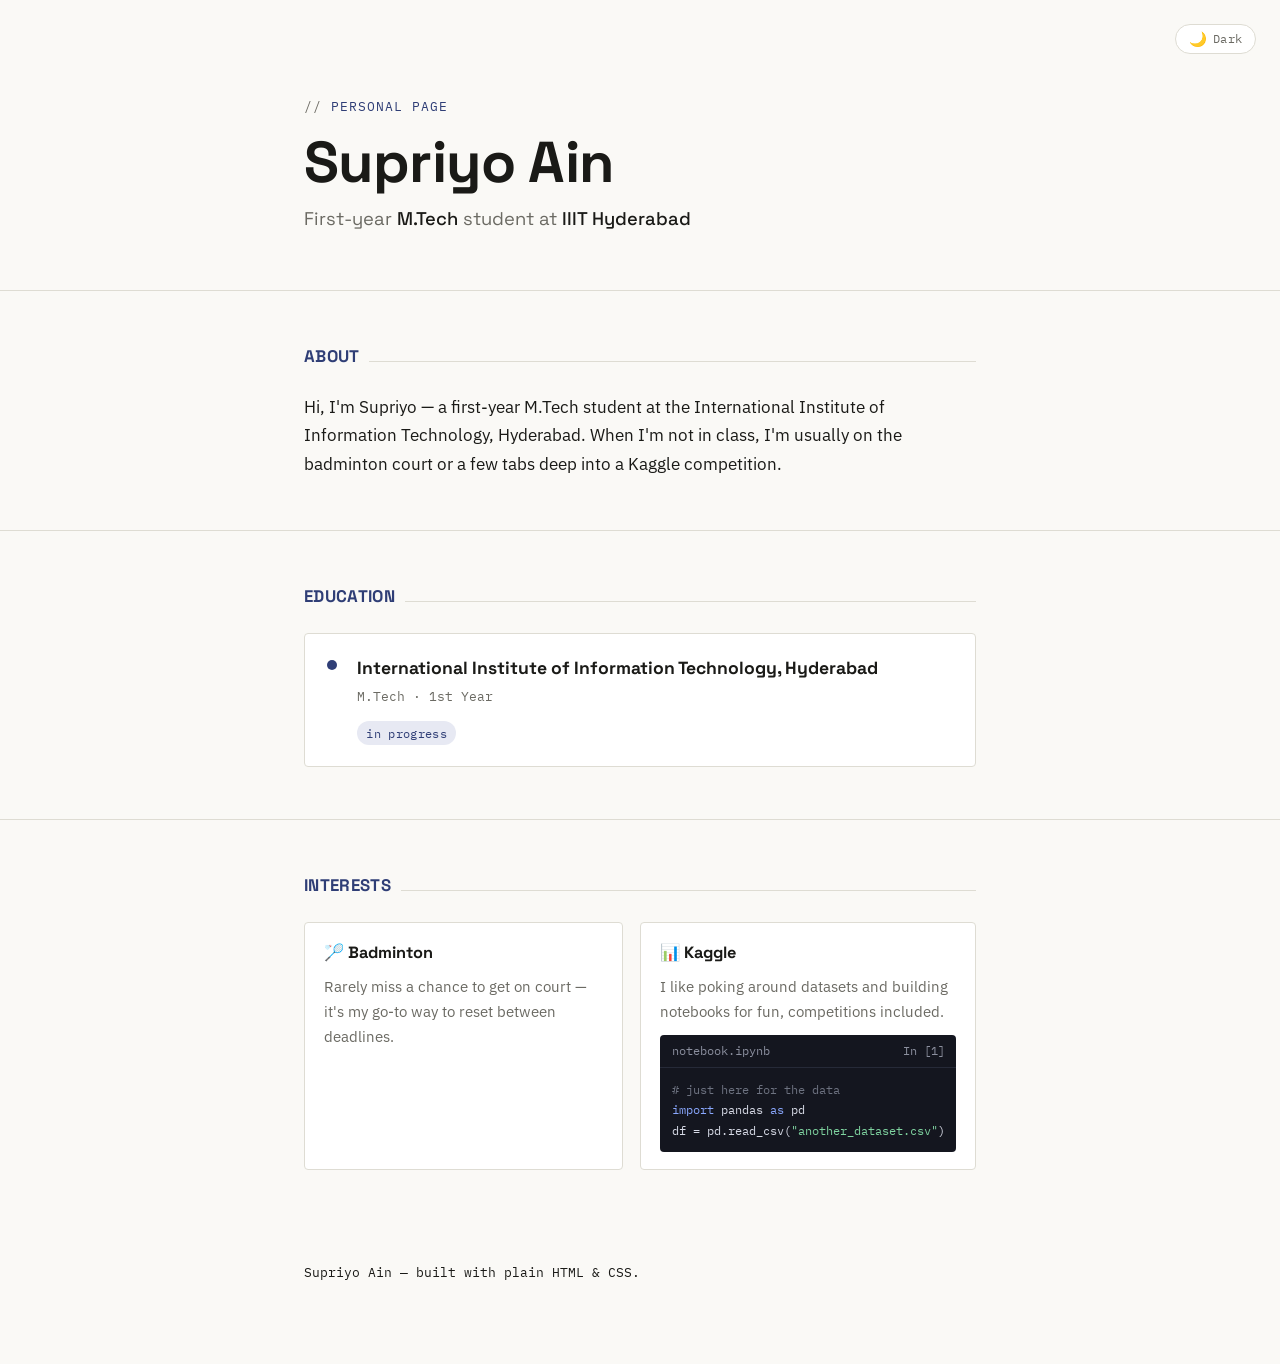
<file: index.html>
<!doctype html>
<html lang="en" data-theme="light">
<head>
<meta charset="utf-8">
<meta name="viewport" content="width=device-width, initial-scale=1">
<title>Supriyo Ain</title>
<meta name="description" content="Personal page of Supriyo Ain, M.Tech student at IIIT Hyderabad.">
<script>
  (function(){
    var saved = localStorage.getItem('theme');
    var theme = saved || (window.matchMedia('(prefers-color-scheme: dark)').matches ? 'dark' : 'light');
    document.documentElement.setAttribute('data-theme', theme);
  })();
</script>
<link rel="preconnect" href="https://fonts.googleapis.com">
<link rel="preconnect" href="https://fonts.gstatic.com" crossorigin>
<link href="https://fonts.googleapis.com/css2?family=Space+Grotesk:wght@400;500;700&family=IBM+Plex+Sans:wght@400;500&family=IBM+Plex+Mono:wght@400;500&display=swap" rel="stylesheet">
<link rel="stylesheet" href="style.css">
</head>
<body>

  <header class="hero">
    <button class="theme-toggle" id="themeToggle" type="button" aria-label="Toggle dark mode">
      <span class="icon" id="themeIcon">🌙</span><span class="label" id="themeLabel">Dark</span>
    </button>
    <div class="wrap">
      <p class="eyebrow">personal page</p>
      <h1>Supriyo Ain</h1>
      <p class="role">First-year <strong>M.Tech</strong> student at <strong>IIIT Hyderabad</strong></p>
    </div>
  </header>

  <section id="about">
    <div class="wrap">
      <h2>About<span class="rule"></span></h2>
      <p>Hi, I'm Supriyo — a first-year M.Tech student at the International Institute of Information Technology, Hyderabad. When I'm not in class, I'm usually on the badminton court or a few tabs deep into a Kaggle competition.</p>
    </div>
  </section>

  <section id="education">
    <div class="wrap">
      <h2>Education<span class="rule"></span></h2>
      <div class="edu">
        <span class="dot"></span>
        <div>
          <h3>International Institute of Information Technology, Hyderabad</h3>
          <p class="meta">M.Tech · 1st Year</p>
          <span class="badge">in progress</span>
        </div>
      </div>
    </div>
  </section>

  <section id="interests">
    <div class="wrap">
      <h2>Interests<span class="rule"></span></h2>
      <div class="interests">
        <div class="interest-card">
          <h3>🏸 Badminton</h3>
          <p>Rarely miss a chance to get on court — it's my go-to way to reset between deadlines.</p>
        </div>
        <div class="interest-card">
          <h3>📊 Kaggle</h3>
          <p>I like poking around datasets and building notebooks for fun, competitions included.</p>
          <div class="cell">
            <div class="cell-head"><span>notebook.ipynb</span><span>In [1]</span></div>
            <div class="cell-body"><span class="c"># just here for the data</span>
<span class="k">import</span> pandas <span class="k">as</span> pd
df = pd.read_csv(<span class="s">"another_dataset.csv"</span>)</div>
          </div>
        </div>
      </div>
    </div>
  </section>

  <footer>
    <div class="wrap">
      <p>Supriyo Ain — built with plain HTML &amp; CSS.</p>
    </div>
  </footer>

  <script src="script.js"></script>

</body>
</html>
</file>
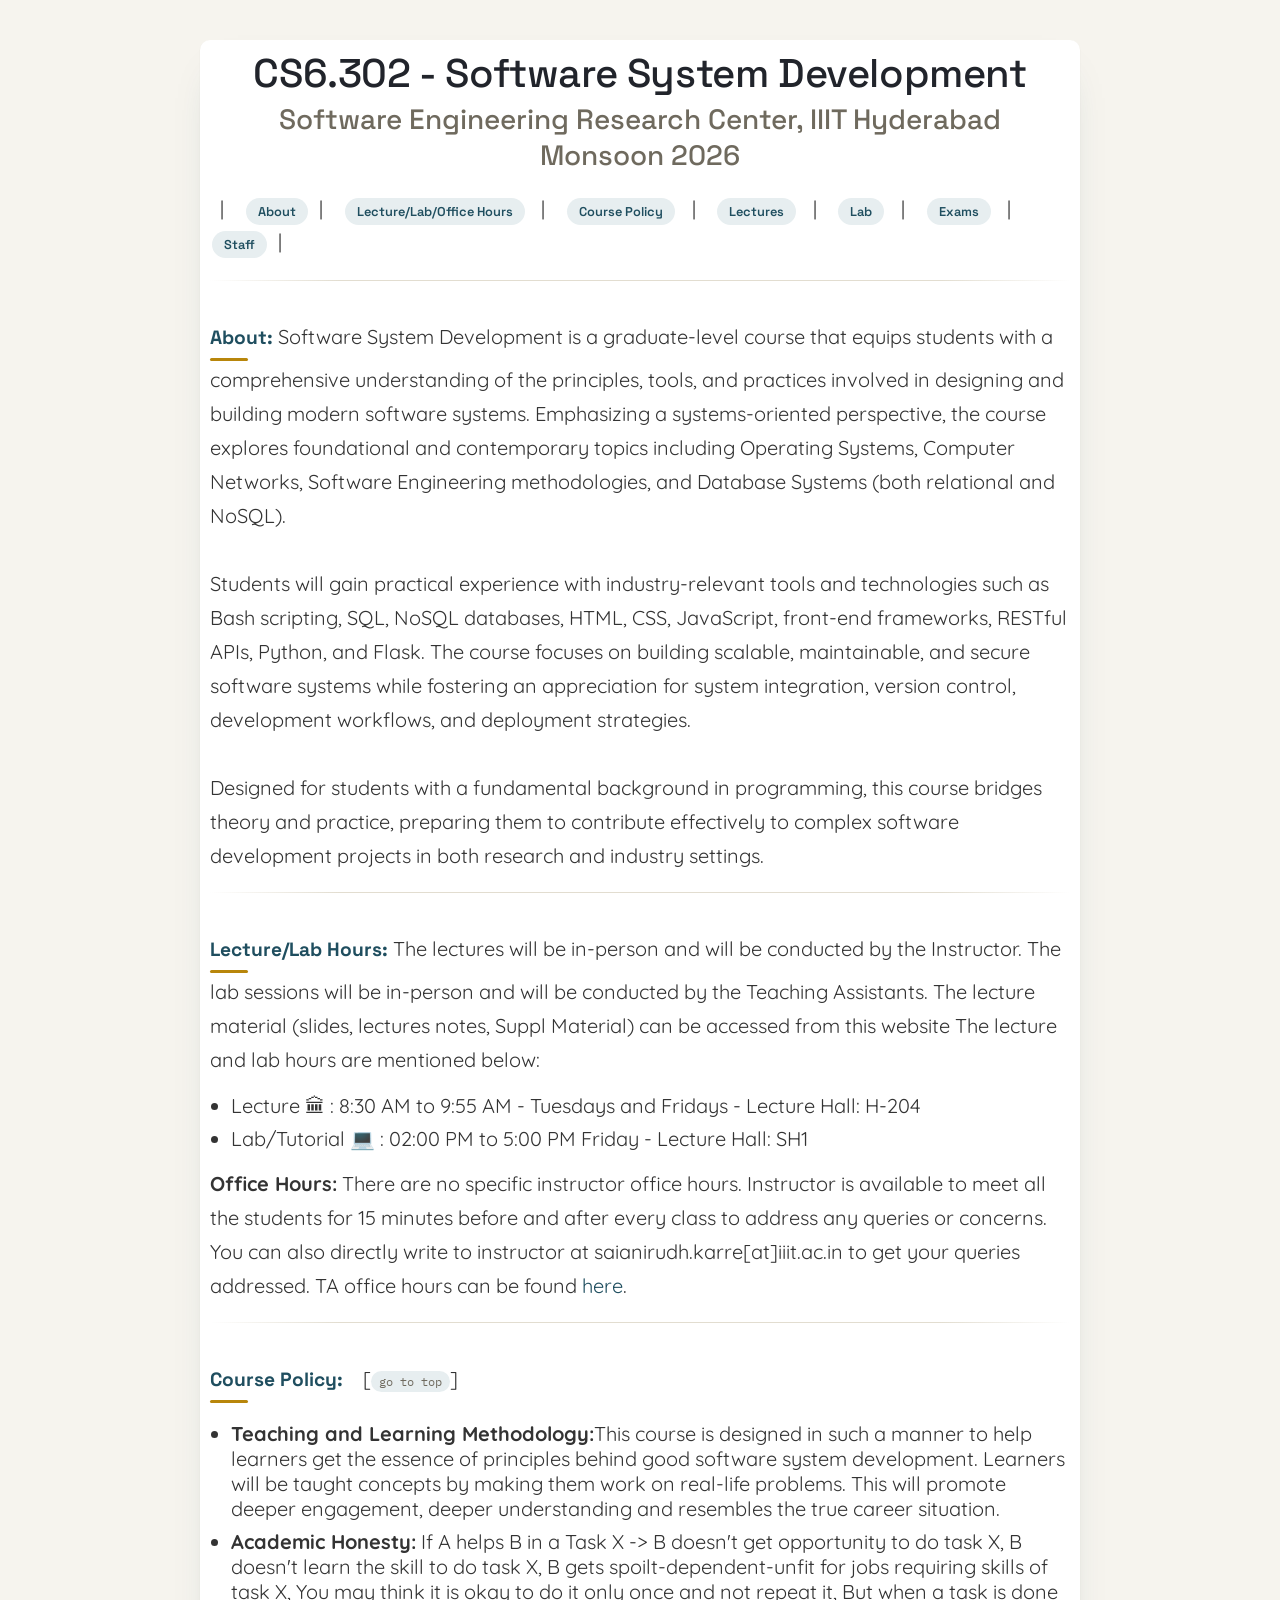
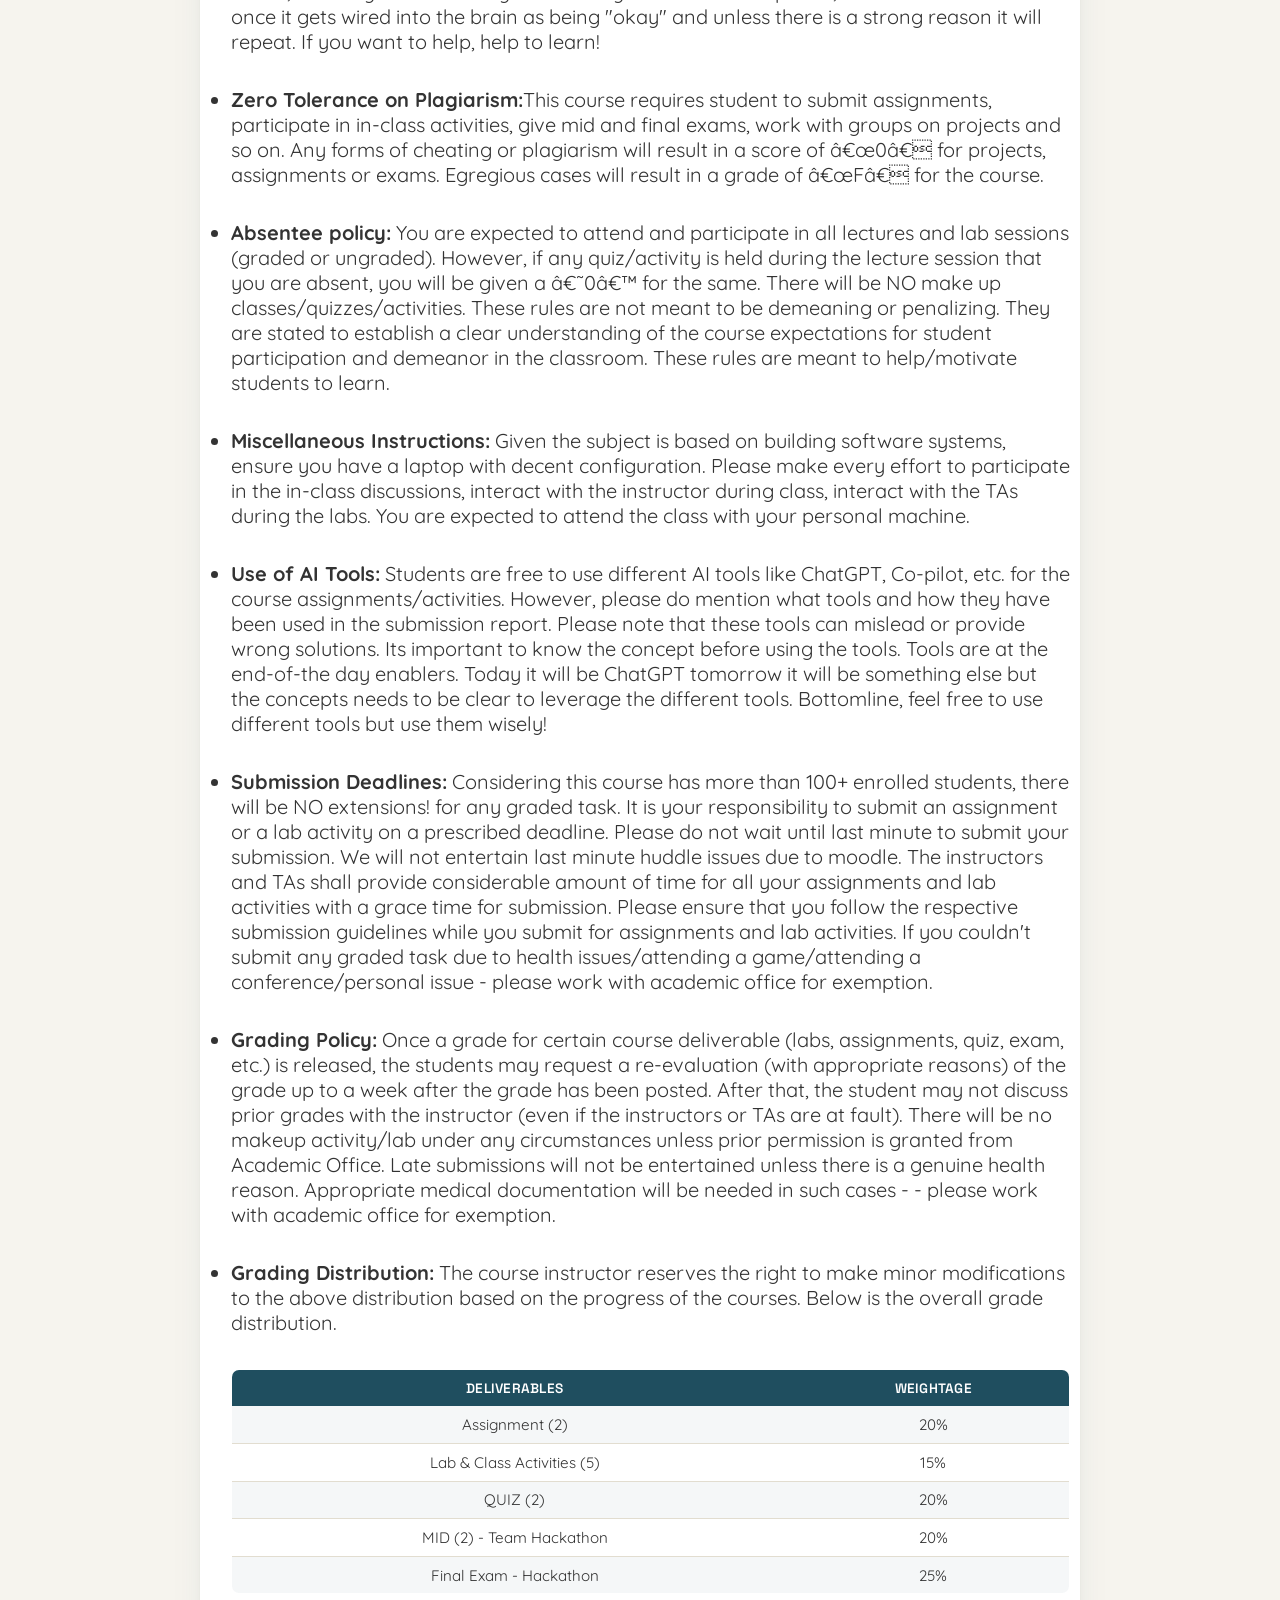
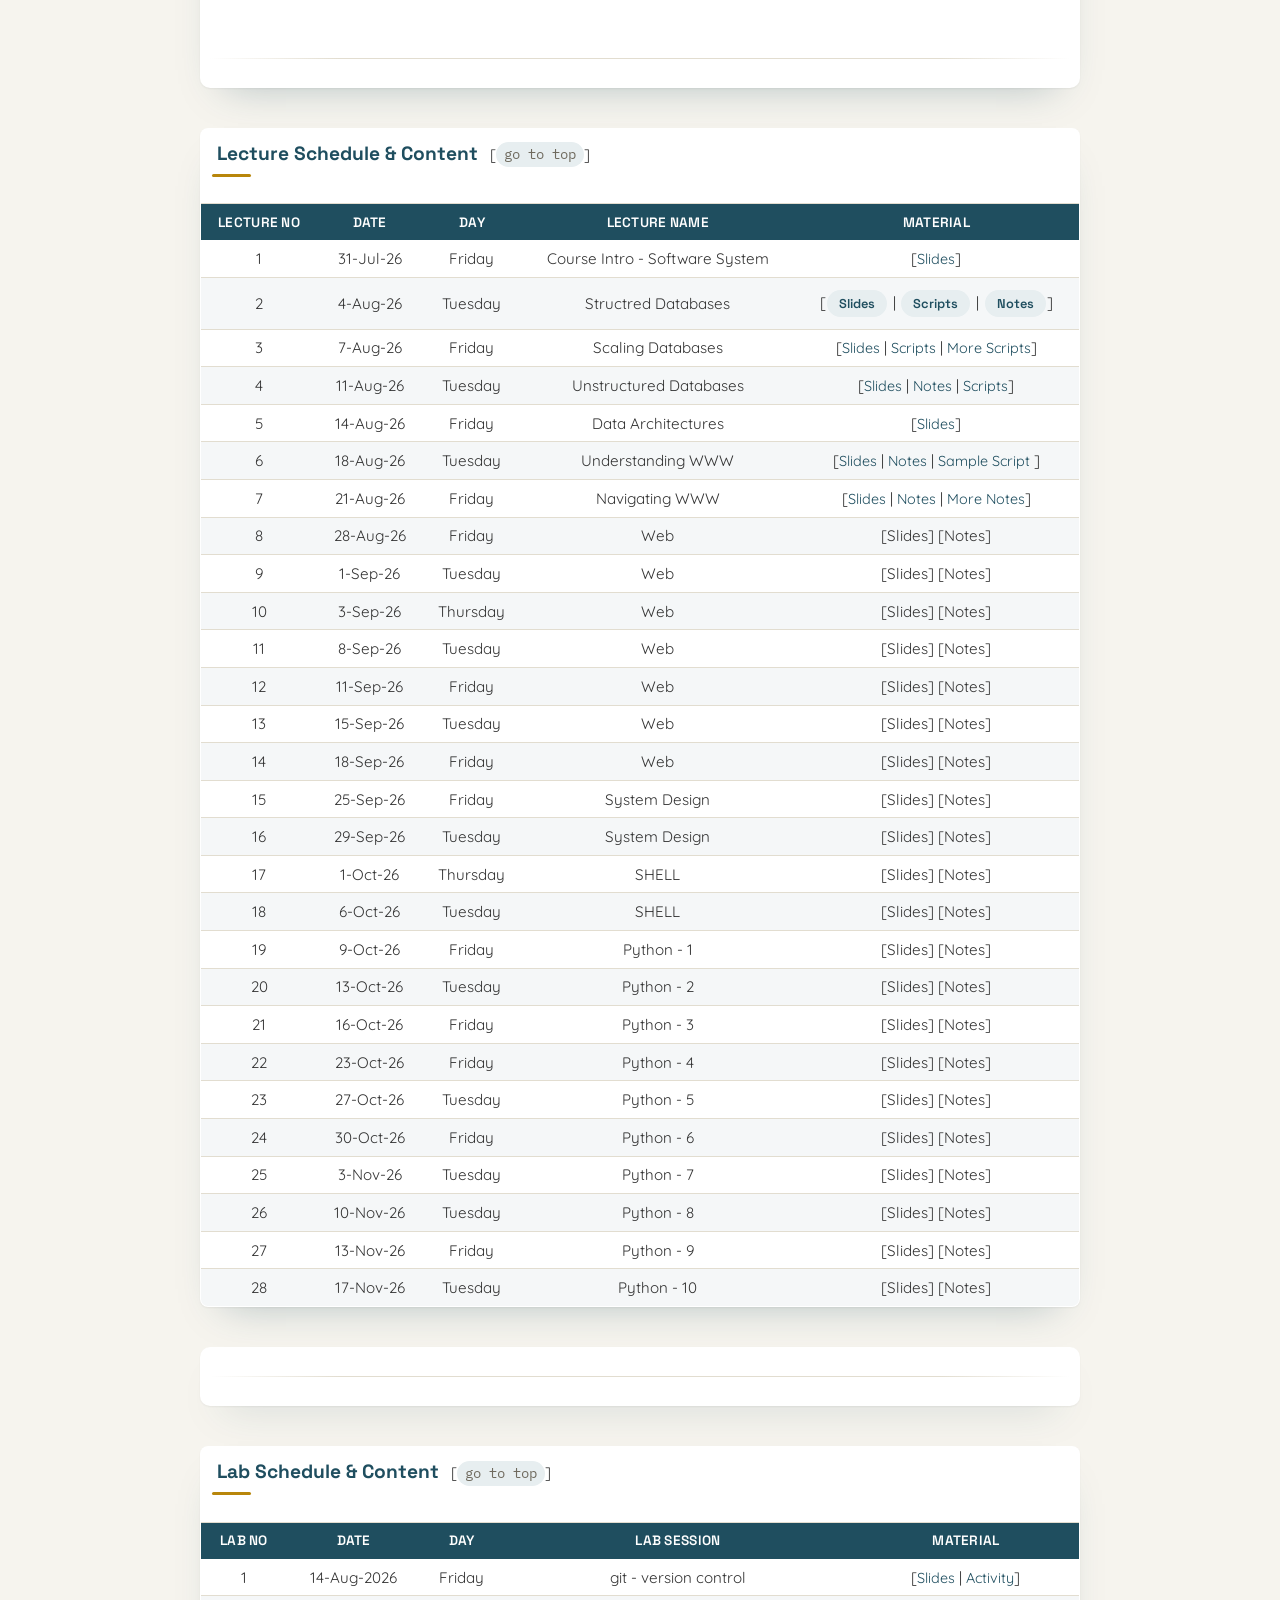
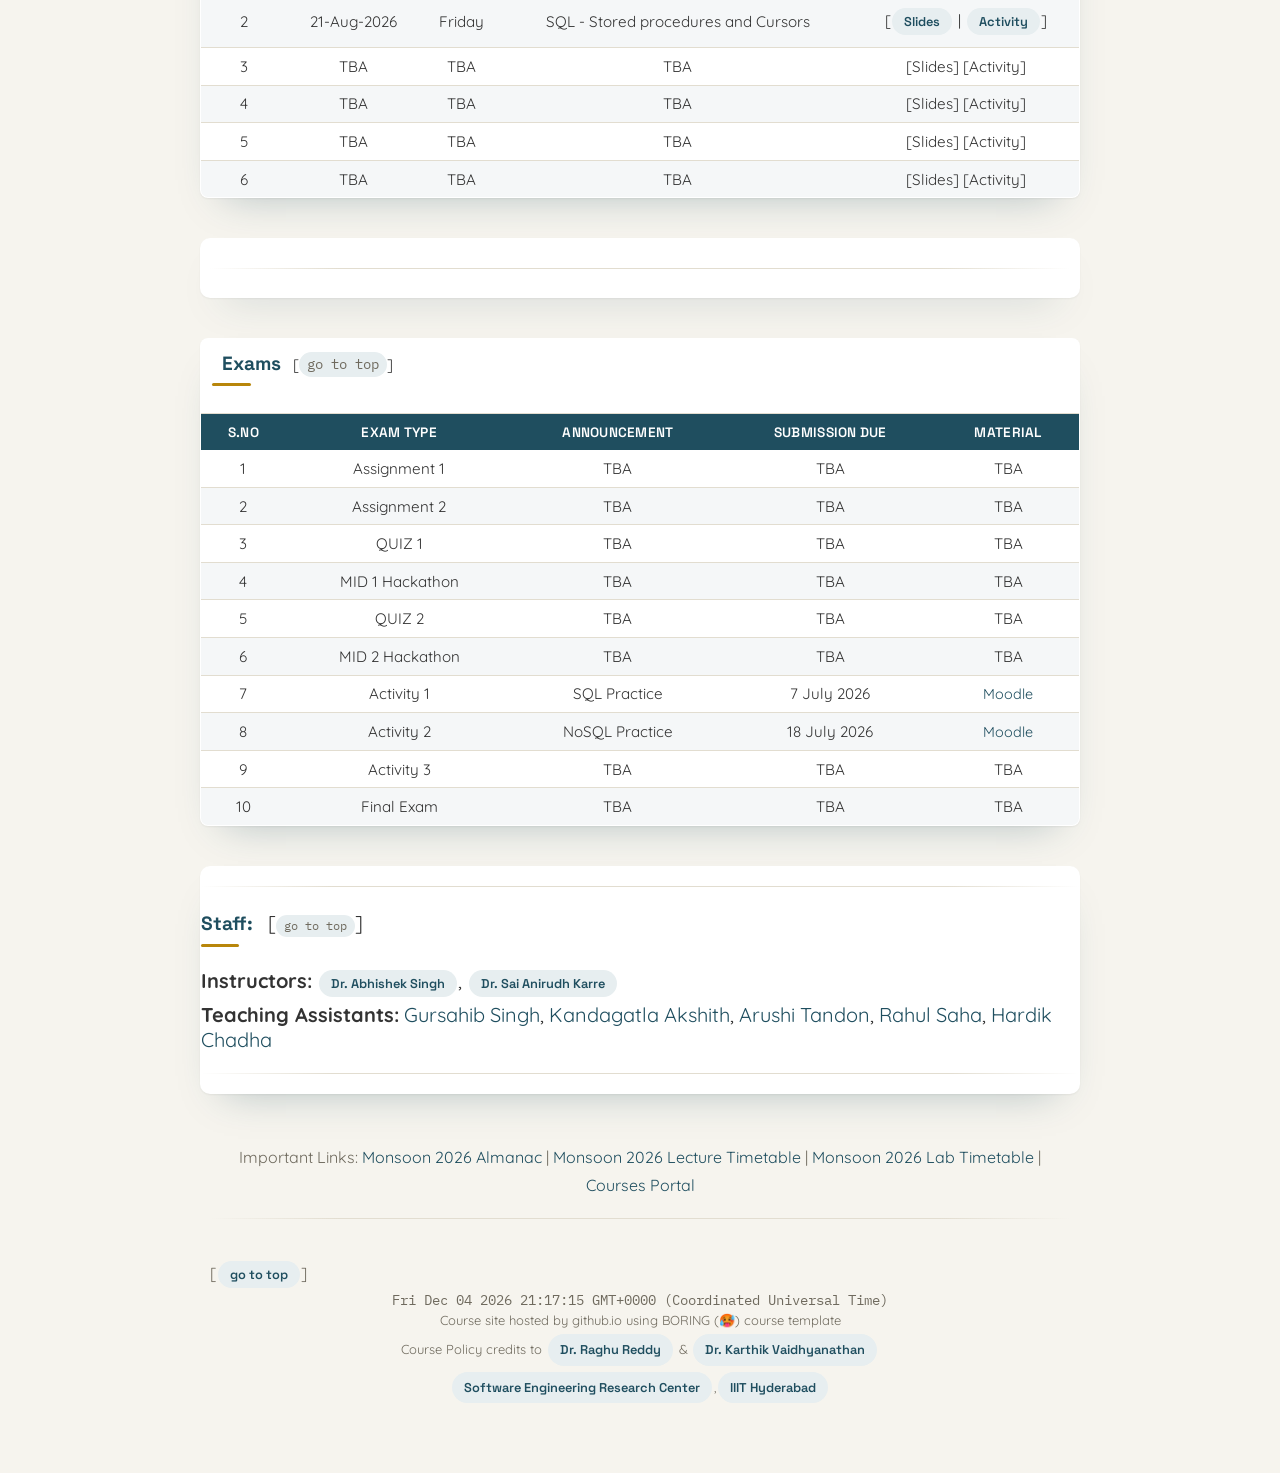
<file: ssdcoursepage.html>
<html>
<head><title>CS6.302 SSD Monsoon 2026</title>
<meta name="viewport" content="width=device-width, initial-scale=1.0"/>
<link rel="stylesheet" href="https://fonts.googleapis.com/css?family=Quicksand">
<link href="https://cdn.jsdelivr.net/npm/bootstrap@4.6.1/dist/css/bootstrap.min.css" rel="stylesheet" integrity="sha256-DF7Zhf293AJxJNTmh5zhoYYIMs2oXitRfBjY+9L//AY=" crossorigin="anonymous">
<style>
body {font-family: Quicksand; font-size: 20px; color:#333}
        table
        {
            font-family: Quicksand; font-size:20px; color:#333;
            border-collapse:collapse;
            width:1000px;
            padding:10px;
            border-spacing:10px
			
        }

	.light-text-row {
        color: #ADADAD; 
    }

</style>


	<script>
  
  const lastModified = new Date(document.lastModified);
 
  const formattedDate = lastModified.toLocaleString('en-US', {
    year: 'numeric',
    month: 'long',
    day: 'numeric',
    hour: '2-digit',
    minute: '2-digit'
  });

  document.getElementById("lastUpdated").innerHTML += formattedDate;
</script>
<script>
function startTime() {
  const today = new Date();
  let h = today.getHours();
  let m = today.getMinutes();
  let s = today.getSeconds();
  m = checkTime(m);
  s = checkTime(s);
  document.getElementById('txt').innerHTML = today 
  setTimeout(startTime, 1000);
}

function checkTime(i) {
  if (i < 10) {i = "0" + i};  // add zero in front of numbers < 10
  return i;
}
</script>
<script src="https://ajax.googleapis.com/ajax/libs/jquery/3.5.1/jquery.min.js"></script>
<link rel="stylesheet" href="ssdcoursepage.css">
</head>
<body onload="startTime()">
	<!--<script>
	alert("All the Best for your Final Exam!"");
		</script>-->
<table align="center" width="100%" cellspacing="10" cellpadding="10" border="0">
<tr>
<td><h1 align="center" id="home">CS6.302 - Software System Development</h1><h3 align="center">Software Engineering Research Center, IIIT Hyderabad</h3> <h3 align="center">Monsoon 2026</h3></td>
</tr>
<tr>
<td>&nbsp;&nbsp;|&nbsp;&nbsp;&nbsp; <a href="#about">About</a>&nbsp;&nbsp;|&nbsp;&nbsp;&nbsp; <a href="#lecture">Lecture/Lab/Office Hours</a> &nbsp;&nbsp;|&nbsp;&nbsp;&nbsp; <a href="#cpolicy">Course Policy</a> &nbsp;&nbsp;|&nbsp;&nbsp;&nbsp; <a href="#schedule">Lectures</a> &nbsp;&nbsp;|&nbsp;&nbsp;&nbsp;  <a href="#lab">Lab</a> &nbsp;&nbsp;|&nbsp;&nbsp;&nbsp; <a href="#activity">Exams</a> &nbsp;&nbsp;|&nbsp;&nbsp;&nbsp; <a href="#staff">Staff</a>&nbsp;&nbsp;|&nbsp;&nbsp;&nbsp; <hr></td>
</tr>
<tr>
<td> <p align="left"><b id="about">About:</b> Software System Development is a graduate-level course that equips students with a comprehensive understanding of the principles, tools, and practices involved in designing and building modern software systems. Emphasizing a systems-oriented perspective, the course explores foundational and contemporary topics including Operating Systems, Computer Networks, Software Engineering methodologies, and Database Systems (both relational and NoSQL).
<br>
<br>
Students will gain practical experience with industry-relevant tools and technologies such as Bash scripting, SQL, NoSQL databases, HTML, CSS, JavaScript, front-end frameworks, RESTful APIs, Python, and Flask. The course focuses on building scalable, maintainable, and secure software systems while fostering an appreciation for system integration, version control, development workflows, and deployment strategies.
<br>
<br>
Designed for students with a fundamental background in programming, this course bridges theory and practice, preparing them to contribute effectively to complex software development projects in both research and industry settings.<hr></td>
</tr>
<tr>
<td> <p align="left"><b id="lecture">Lecture/Lab Hours:</b> The lectures will be in-person and will be conducted by the Instructor. The lab sessions will be in-person and will be conducted by the Teaching Assistants. The lecture material (slides, lectures notes, Suppl Material) can be accessed from this website The lecture and lab hours are mentioned below:

<ul><li>Lecture &#x1F3DB; : 8:30 AM to 9:55 AM - Tuesdays and Fridays - Lecture Hall: H-204</li> <li>Lab/Tutorial &#x1F4BB; : 02:00 PM to 5:00 PM Friday - Lecture Hall: SH1 </li></ul></p>
<p align="left"><b>Office Hours:</b> There are no specific instructor office hours. Instructor is available to meet all the students for 15 minutes before and after every class to address any queries or concerns. You can also directly write to instructor at saianirudh.karre[at]iiit.ac.in to get your queries addressed. TA office hours can be found <a href="#staff">here</a>.
</p><hr>
</td>
</tr>
<tr>
<td>
<p align="left"><b id="cpolicy">Course Policy:</b> &nbsp;&nbsp;&nbsp;[<a href="#home">go to top</a>]
<ul>
<li><b>Teaching and Learning Methodology:</b>This course is designed in such a manner to help learners get the essence of principles behind good software system development. Learners will be taught concepts by making them work on real-life problems. This will promote deeper engagement, deeper understanding and resembles the true career situation. 
</li>
<li><b>Academic Honesty:</b> If A helps B in a Task X -> B doesn't get opportunity to do task X, B doesn't learn the skill to do task X, B gets spoilt-dependent-unfit for jobs requiring skills of task X, You may think it is okay to do it only once and not repeat it, But when a task is done once it gets wired into the brain as being "okay" and unless there is a strong reason it will repeat. If you want to help, help to learn!
<br>
<br> 
</li>
<li><b>Zero Tolerance on Plagiarism:</b>This course requires student to submit assignments, participate in in-class activities, give mid and final exams, work with groups on projects and so on. Any forms of cheating or plagiarism will result in a score of “0” for projects, assignments or exams. Egregious cases will result in a grade of “F” for the course.
<br>
<br> 
</li>
<li><b>Absentee policy:</b> You are expected to attend and participate in all lectures and lab sessions (graded or ungraded).  However, if any quiz/activity is held during the lecture session that you are absent, you will be given a ‘0’ for the same. There will be NO make up classes/quizzes/activities. These rules are not meant to be demeaning or penalizing. They are stated to establish a clear understanding of the course expectations for student participation and demeanor in the classroom. These rules are meant to help/motivate students to learn. 
<br>
<br> 
</li>
<li><b>Miscellaneous Instructions:</b> Given the subject is based on building software systems, ensure you have a laptop with decent configuration. Please make every effort to participate in the in-class discussions, interact with the instructor during class, interact with the TAs during the labs. You are expected to attend the class with your personal machine. 
<br>
<br> 
</li>
<li><b>Use of AI Tools:</b> Students are free to use different AI tools like ChatGPT, Co-pilot, etc. for the course assignments/activities. However, please do mention what tools and how they have been used in the submission report. Please note that these tools can mislead or provide wrong solutions. Its important to know the concept before using the tools. Tools are at the end-of-the day enablers. Today it will be ChatGPT tomorrow it will be something else but the concepts needs to be clear to leverage the different tools. Bottomline, feel free to use different tools but use them wisely!
<br>
<br> 
</li>
<li><b>Submission Deadlines:</b> Considering this course has more than 100+ enrolled students, there will be NO extensions! for any graded task. It is your responsibility to submit an assignment or a lab activity on a prescribed deadline. Please do not wait until last minute to submit your submission. We will not entertain last minute huddle issues due to moodle. The instructors and TAs shall provide considerable amount of time for all your assignments and lab activities with a grace time for submission. Please ensure that you follow the respective submission guidelines while you submit for assignments and lab activities. If you couldn't submit any graded task due to health issues/attending a game/attending a conference/personal issue - please work with academic office for exemption. 
<br>
<br> 
</li>
<li><b>Grading Policy:</b> Once a grade for certain course deliverable (labs, assignments, quiz, exam, etc.) is released, the students may request a re-evaluation (with appropriate reasons) of the grade up to a week after the grade has been posted. After that, the student may not discuss prior grades with the instructor (even if the instructors or TAs are at fault). There will be no makeup activity/lab under any circumstances unless prior permission is granted from Academic Office. Late submissions will not be entertained unless there is a genuine health reason. Appropriate medical documentation will be needed in such cases - - please work with academic office for exemption.
<br>
<br> 
</li>
<li><b>Grading Distribution:</b> The course instructor reserves the right to make minor modifications to the above distribution based on the progress of the courses. Below is the overall grade distribution.
<br>
<br> 
<table border="1" align="center">
<tr align="center"><th>Deliverables</th><th>Weightage</th></tr>
<tr align="center"><td>Assignment (2)</td><td>20%</td></tr>
<tr align="center"><td>Lab & Class Activities (5)</td><td>15%</td></tr>
<tr align="center"><td>QUIZ (2)</td><td>20%</td></tr>
<tr align="center"><td>MID (2) - Team Hackathon</td><td>20%</td></tr>
<tr align="center"><td>Final Exam - Hackathon</td><td>25%</td></tr>
</table>
</li>
<br>
<!--<li><b>Evaluation Rubric:</b> All evaluations as part of this course follow below evaluation rubric. TAs will follow below guidelines for evaluating assignments and lab activities for this course.
<br>
<br>
<table border="1" align="center" width="10%">
<tr><th>Rubric</th><th>Input(15%)</th><th>Logic(60%)</th><th>Output(15%)</th><th>Submission(10%)</th></tr>
<tr><td>Exceptional (100%)</td><td>All inputs are working as per the requirements</td><td>Logic is accurate and as per the requirements defined in the question</td><td>All outputs are returned as per the requirements</td><td>Script submissions are correct and as per requirements</td></tr>
<tr><td>Acceptable (70%)</td><td>Inputs are partially working as per the requirements</td><td>Logic is almost correct and as per the requirements defined in the question</td><td>Outputs are partially returned as per the requirements</td><td>Script submissions is partially correct and as per requirements</td></tr>
<tr><td>Beginning (30%)</td><td>At least one input is working as per the requirements</td><td>Logic is partially correct and as per the requirements defined in the question</td><td>At least one output is returned as per the requirement</td><td>Atleast one part of the script submission is correct and as per requirements</td></tr>
<tr><td>No Response (0%)</td><td>None of the inputs are working as per the requirements</td><td>Logic is incorrect and not as per the requirements defined in the question</td><td>None of the outputs are returned as per the requirements</td><td>Script submissions is incorrect and not as per requirements</td></tr>
</table> 
</li>-->
</ul><hr>
</p>
</td>
</tr>
</tr>
</table> 

<table border="1" align="center" width="10%" class="tg">
<tr>
<td colspan="5"><p align="left"><b id="schedule">&nbsp;Lecture Schedule & Content</b>&nbsp;&nbsp;&nbsp;[<a href="#home">go to top</a>]</p></td>
</tr >
  <tr align="center">
    <th class="tg-7btt">Lecture No</th>
    <th class="tg-7btt">Date</th>
    <th class="tg-7btt">Day</th>
    <th class="tg-7btt">Lecture Name</th>
    <th class="tg-7btt">Material</th>
  </tr>
<tbody align="center">
  <tr>
    <td class="tg-c3ow">1</td>
    <td class="tg-c3ow">31-Jul-26</td>
    <td class="tg-c3ow">Friday</td>
    <td class="tg-c3ow">Course Intro - Software System</td>
    <td class="tg-c3ow">[<a href="https://docs.google.com/viewer?url=https://raw.githubusercontent.com/serc-iiith/serc-iiith.github.io/main/CourseContent/CS6302_M26/SSD_Class1.pdf" target="_blank">Slides</a>]</td>
  </tr>
  <tr>
    <td class="tg-c3ow">2</td>
    <td class="tg-c3ow">4-Aug-26</td>
    <td class="tg-c3ow">Tuesday</td>
    <td class="tg-c3ow">Structred Databases</td>
    <td class="tg-c3ow">[<a href="https://docs.google.com/viewer?url=https://raw.githubusercontent.com/serc-iiith/serc-iiith.github.io/main/CourseContent/CS6302_M26/StructuredData.pdf" target="_blank">Slides</a> | <a href="https://docs.google.com/viewer?url=https://raw.githubusercontent.com/serc-iiith/serc-iiith.github.io/main/CourseContent/CS6302_M26/databases.sql" target="_blank">Scripts</a> | <a href="https://tinted-rumba-8c6.notion.site/Structured-Databases-2456a6248bf6805f83e1cbf0a58761ec" target="_blank">Notes</a>]</td>
  </tr>
  <tr>
    <td class="tg-c3ow">3</td>
    <td class="tg-c3ow">7-Aug-26</td>
    <td class="tg-c3ow">Friday</td>
    <td class="tg-c3ow">Scaling Databases</td>
    <td class="tg-c3ow">[<a href="https://docs.google.com/viewer?url=https://raw.githubusercontent.com/serc-iiith/serc-iiith.github.io/main/CourseContent/CS6302_M26/ScalingDatabases.pdf" target="_blank">Slides</a> | <a href="https://docs.google.com/viewer?url=https://raw.githubusercontent.com/serc-iiith/serc-iiith.github.io/main/CourseContent/CS6302_M26/databases_2.sql" target="_blank">Scripts</a> | <a href="https://docs.google.com/viewer?url=https://raw.githubusercontent.com/serc-iiith/serc-iiith.github.io/main/CourseContent/CS6302_M26/databases_3.sql" target="_blank">More Scripts</a>]</td>
  </tr>
  <tr>
    <td class="tg-c3ow">4</td>
    <td class="tg-c3ow">11-Aug-26</td>
    <td class="tg-c3ow">Tuesday</td>
    <td class="tg-c3ow">Unstructured Databases</td>
    <td class="tg-c3ow">[<a href="https://docs.google.com/viewer?url=https://raw.githubusercontent.com/serc-iiith/serc-iiith.github.io/main/CourseContent/CS6302_M26/UnStructuredDatabases.pdf" target="_blank">Slides</a> | <a href="https://tinted-rumba-8c6.notion.site/Unstructured-Databases-24b6a6248bf680679b36e76c33d301c4" target="_blank">Notes</a> | <a href="https://raw.githubusercontent.com/serc-iiith/serc-iiith.github.io/refs/heads/main/CourseContent/CS6302_M26/mongo.txt" target="_blank">Scripts</a>]</td>
  </tr>
  <tr>
    <td class="tg-c3ow">5</td>
    <td class="tg-c3ow">14-Aug-26</td>
    <td class="tg-c3ow">Friday</td>
    <td class="tg-c3ow">Data Architectures</td>
    <td class="tg-c3ow">[<a href="https://docs.google.com/viewer?url=https://raw.githubusercontent.com/serc-iiith/serc-iiith.github.io/main/CourseContent/CS6302_M26/DatabaseArchitectures.pdf" target="_blank">Slides</a>]</td>
  </tr>
  <tr>
    <td class="tg-c3ow">6</td>
    <td class="tg-c3ow">18-Aug-26</td>
    <td class="tg-c3ow">Tuesday</td>
    <td class="tg-c3ow">Understanding WWW</td>
    <td class="tg-c3ow">[<a href="https://docs.google.com/viewer?url=https://raw.githubusercontent.com/serc-iiith/serc-iiith.github.io/main/CourseContent/CS6302_M26/www.pdf" target="_blank">Slides</a> | <a href="https://tinted-rumba-8c6.notion.site/Web-Technology-2566a6248bf6800488d0c13a992502e4" target="_blank">Notes</a> | <a href="https://raw.githubusercontent.com/serc-iiith/serc-iiith.github.io/refs/heads/main/CourseContent/CS6302_M26/samplehtml.html" target="_blank">Sample Script</a> ]</td>
  </tr>
  <tr>
    <td class="tg-c3ow">7</td>
    <td class="tg-c3ow">21-Aug-26</td>
    <td class="tg-c3ow">Friday</td>
    <td class="tg-c3ow">Navigating WWW</td>
    <td class="tg-c3ow">[<a href="https://docs.google.com/viewer?url=https://raw.githubusercontent.com/serc-iiith/serc-iiith.github.io/main/CourseContent/CS6302_M26/WebLanguages.pdf" target="_blank">Slides</a> | <a href="https://github.com/serc-iiith/serc-iiith.github.io/blob/main/CourseContent/CS6302_M26/html.md" target="_blank">Notes</a> | <a href="https://github.com/serc-iiith/serc-iiith.github.io/blob/main/CourseContent/CS6302_M26/css.md" target="_blank">More Notes</a>]</td>
  </tr>
  <tr>
    <td class="tg-c3ow">8</td>
    <td class="tg-c3ow">28-Aug-26</td>
    <td class="tg-c3ow">Friday</td>
    <td class="tg-c3ow">Web</td>
    <td class="tg-c3ow">[Slides] [Notes]</td>
  </tr>
  <tr>
    <td class="tg-c3ow">9</td>
    <td class="tg-c3ow">1-Sep-26</td>
    <td class="tg-c3ow">Tuesday</td>
    <td class="tg-c3ow">Web</td>
    <td class="tg-c3ow">[Slides] [Notes]</td>
  </tr>
  <tr>
    <td class="tg-c3ow">10</td>
    <td class="tg-c3ow">3-Sep-26</td>
    <td class="tg-c3ow">Thursday</td>
    <td class="tg-c3ow">Web</td>
    <td class="tg-c3ow">[Slides] [Notes]</td>
  </tr>
  <tr>
    <td class="tg-c3ow">11</td>
    <td class="tg-c3ow">8-Sep-26</td>
    <td class="tg-c3ow">Tuesday</td>
    <td class="tg-c3ow">Web</td>
    <td class="tg-c3ow">[Slides] [Notes]</td>
  </tr>
  <tr>
    <td class="tg-c3ow">12</td>
    <td class="tg-c3ow">11-Sep-26</td>
    <td class="tg-c3ow">Friday</td>
    <td class="tg-c3ow">Web</td>
    <td class="tg-c3ow">[Slides] [Notes]</td>
  </tr>
  <tr>
    <td class="tg-c3ow">13</td>
    <td class="tg-c3ow">15-Sep-26</td>
    <td class="tg-c3ow">Tuesday</td>
    <td class="tg-c3ow">Web</td>
    <td class="tg-c3ow">[Slides] [Notes]</td>
  </tr>
  <tr>
    <td class="tg-c3ow">14</td>
    <td class="tg-c3ow">18-Sep-26</td>
    <td class="tg-c3ow">Friday</td>
    <td class="tg-c3ow">Web</td>
    <td class="tg-c3ow">[Slides] [Notes]</td>
  </tr>
  <tr>
    <td class="tg-c3ow">15</td>
    <td class="tg-c3ow">25-Sep-26</td>
    <td class="tg-c3ow">Friday</td>
    <td class="tg-c3ow">System Design</td>
    <td class="tg-c3ow">[Slides] [Notes]</td>
  </tr>
  <tr>
    <td class="tg-c3ow">16</td>
    <td class="tg-c3ow">29-Sep-26</td>
    <td class="tg-c3ow">Tuesday</td>
    <td class="tg-c3ow">System Design</td>
    <td class="tg-c3ow">[Slides] [Notes]</td>
  </tr>
  <tr>
    <td class="tg-c3ow">17</td>
    <td class="tg-c3ow">1-Oct-26</td>
    <td class="tg-c3ow">Thursday</td>
    <td class="tg-c3ow">SHELL</td>
    <td class="tg-c3ow">[Slides] [Notes]</td>
  </tr>
  <tr>
    <td class="tg-c3ow">18</td>
    <td class="tg-c3ow">6-Oct-26</td>
    <td class="tg-c3ow">Tuesday</td>
    <td class="tg-c3ow">SHELL</td>
    <td class="tg-c3ow">[Slides] [Notes]</td>
  </tr>
  <tr>
    <td class="tg-c3ow">19</td>
    <td class="tg-c3ow">9-Oct-26</td>
    <td class="tg-c3ow">Friday</td>
    <td class="tg-c3ow">Python - 1</td>
    <td class="tg-c3ow">[Slides] [Notes]</td>
  </tr>
  <tr>
    <td class="tg-c3ow">20</td>
    <td class="tg-c3ow">13-Oct-26</td>
    <td class="tg-c3ow">Tuesday</td>
    <td class="tg-c3ow">Python - 2</td>
    <td class="tg-c3ow">[Slides] [Notes]</td>
  </tr>
  <tr>
    <td class="tg-c3ow">21</td>
    <td class="tg-c3ow">16-Oct-26</td>
    <td class="tg-c3ow">Friday</td>
    <td class="tg-c3ow">Python - 3</td>
    <td class="tg-c3ow">[Slides] [Notes]</td>
  </tr>
  <tr>
    <td class="tg-c3ow">22</td>
    <td class="tg-c3ow">23-Oct-26</td>
    <td class="tg-c3ow">Friday</td>
    <td class="tg-c3ow">Python - 4</td>
    <td class="tg-c3ow">[Slides] [Notes]</td>
  </tr>
  <tr>
    <td class="tg-c3ow">23</td>
    <td class="tg-c3ow">27-Oct-26</td>
    <td class="tg-c3ow">Tuesday</td>
    <td class="tg-c3ow">Python - 5</td>
    <td class="tg-c3ow">[Slides] [Notes]</td>
  </tr>
  <tr>
    <td class="tg-c3ow">24</td>
    <td class="tg-c3ow">30-Oct-26</td>
    <td class="tg-c3ow">Friday</td>
    <td class="tg-c3ow">Python - 6</td>
    <td class="tg-c3ow">[Slides] [Notes]</td>
  </tr>
  <tr>
    <td class="tg-c3ow">25</td>
    <td class="tg-c3ow">3-Nov-26</td>
    <td class="tg-c3ow">Tuesday</td>
    <td class="tg-c3ow">Python - 7</td>
    <td class="tg-c3ow">[Slides] [Notes]</td>
  </tr>
  <tr>
    <td class="tg-c3ow">26</td>
    <td class="tg-c3ow">10-Nov-26</td>
    <td class="tg-c3ow">Tuesday</td>
    <td class="tg-c3ow">Python - 8</td>
    <td class="tg-c3ow">[Slides] [Notes]</td>
  </tr>
  <tr>
    <td class="tg-c3ow">27</td>
    <td class="tg-c3ow">13-Nov-26</td>
    <td class="tg-c3ow">Friday</td>
    <td class="tg-c3ow">Python - 9</td>
    <td class="tg-c3ow">[Slides] [Notes]</td>
  </tr>
  <tr>
    <td class="tg-c3ow">28</td>
    <td class="tg-c3ow">17-Nov-26</td>
    <td class="tg-c3ow">Tuesday</td>
    <td class="tg-c3ow">Python - 10</td>
    <td class="tg-c3ow">[Slides] [Notes]</td>
  </tr>
</tbody></table>
<table align="center" width="10%" cellspacing="10" cellpadding="10" border="0">
<tr><td><hr></td></tr>
</table>

<table border="1" align="center" width="10%" class="tg">
<tr>
<td colspan="5"><p align="left"><b id="lab">&nbsp;Lab Schedule & Content</b>&nbsp;&nbsp;&nbsp;[<a href="#home">go to top</a>]</p></td>
</tr >
  <tr align="center">
    <th class="tg-bobw">Lab No</th>
    <th class="tg-bobw">Date</th>
    <th class="tg-bobw">Day</th>
    <th class="tg-bobw">Lab Session</th>
    <th class="tg-bobw">Material</th>
  </tr>
<tbody align="center">
  <tr>
    <td class="tg-8d8j">1</td>
    <td class="tg-8d8j">14-Aug-2026</td>
    <td class="tg-8d8j">Friday</td>
    <td class="tg-8d8j">git - version control</td>
    <td class="tg-8d8j">[<a href="https://docs.google.com/viewer?url=https://raw.githubusercontent.com/serc-iiith/serc-iiith.github.io/main/CourseContent/CS6302_M26/Labs/lab01/GitLab.pdf" target="_blank">Slides</a> | <a href="https://docs.google.com/viewer?url=https://raw.githubusercontent.com/serc-iiith/serc-iiith.github.io/main/CourseContent/CS6302_M26/Labs/lab01/GitLabActivity.pdf" target="_blank">Activity</a>]</td>
  </tr>
  <tr>
    <td class="tg-8d8j">2</td>
    <td class="tg-8d8j">21-Aug-2026</td>
    <td class="tg-8d8j">Friday</td>
    <td class="tg-8d8j">SQL - Stored procedures and Cursors</td>
    <td class="tg-8d8j">[<a href="https://docs.google.com/viewer?url=https://raw.githubusercontent.com/serc-iiith/serc-iiith.github.io/main/CourseContent/CS6302_M26/Labs/lab02/SP.pdf" target="_blank">Slides</a> | <a href="https://docs.google.com/viewer?url=https://raw.githubusercontent.com/serc-iiith/serc-iiith.github.io/main/CourseContent/CS6302_M26/Labs/lab02/lab_activity_2.pdf" target="_blank">Activity</a>]</td>
  </tr>
  <tr>
    <td class="tg-8d8j">3</td>
    <td class="tg-8d8j">TBA</td>
    <td class="tg-8d8j">TBA</td>
    <td class="tg-8d8j">TBA</td>
    <td class="tg-8d8j">[Slides] [Activity]</td>
  </tr>
  <tr>
    <td class="tg-8d8j">4</td>
    <td class="tg-8d8j">TBA</td>
    <td class="tg-8d8j">TBA</td>
    <td class="tg-8d8j">TBA</td>
    <td class="tg-8d8j">[Slides] [Activity]</td>
  </tr>
  <tr>
    <td class="tg-8d8j">5</td>
    <td class="tg-8d8j">TBA</td>
    <td class="tg-8d8j">TBA</td>
    <td class="tg-8d8j">TBA</td>
    <td class="tg-8d8j">[Slides] [Activity]</td>
  </tr>
  <tr>
    <td class="tg-8d8j">6</td>
    <td class="tg-8d8j">TBA</td>
    <td class="tg-8d8j">TBA</td>
    <td class="tg-8d8j">TBA</td>
    <td class="tg-8d8j">[Slides] [Activity]</td>
  </tr>
</tbody></table>

<table align="center" width="10%" cellspacing="10" cellpadding="10" border="0">
<tr><td><hr></td></tr>
</table>
<table align="center" width="10%" border="1">
<tr><td colspan="5">
<p align="left"> <b id="activity">&nbsp; Exams</b>&nbsp;&nbsp;&nbsp;[<a href="#home">go to top</a>]</p>
</td>
</tr>
  <tr align="center">
    <th class="tg-bobw">S.No</th>
    <th class="tg-bobw">Exam Type</th>
    <th class="tg-bobw">Announcement</th>
    <th class="tg-bobw">Submission Due</th>
    <th class="tg-bobw">Material</th>
  </tr>
<tbody align="center">
  <tr>
    <td class="tg-8d8j">1</td>
    <td class="tg-8d8j">Assignment 1</td>
    <td class="tg-8d8j">TBA</td>
    <td class="tg-8d8j">TBA</td>
    <td class="tg-8d8j">TBA</td>
  </tr>
  <tr>
    <td class="tg-8d8j">2</td>
    <td class="tg-8d8j">Assignment 2</td>
    <td class="tg-8d8j">TBA</td>
    <td class="tg-8d8j">TBA</td>
    <td class="tg-8d8j">TBA</td>
  </tr>
  <tr>
    <td class="tg-8d8j">3</td>
    <td class="tg-8d8j">QUIZ 1</td>
    <td class="tg-8d8j">TBA</td>
    <td class="tg-8d8j">TBA</td>
    <td class="tg-8d8j">TBA</td>
  </tr>
  <tr>
    <td class="tg-8d8j">4</td>
    <td class="tg-8d8j">MID 1 Hackathon</td>
    <td class="tg-8d8j">TBA</td>
    <td class="tg-8d8j">TBA</td>
    <td class="tg-8d8j">TBA</td>
  </tr>
  <tr>
    <td class="tg-8d8j">5</td>
    <td class="tg-8d8j">QUIZ 2</td>
    <td class="tg-8d8j">TBA</td>
    <td class="tg-8d8j">TBA</td>
    <td class="tg-8d8j">TBA</td>
  </tr>
	 <tr>
    <td class="tg-8d8j">6</td>
    <td class="tg-8d8j">MID 2 Hackathon</td>
    <td class="tg-8d8j">TBA</td>
    <td class="tg-8d8j">TBA</td>
    <td class="tg-8d8j">TBA</td>
  </tr>
  <tr>
    <td class="tg-8d8j">7</td>
    <td class="tg-8d8j">Activity 1</td>
    <td class="tg-8d8j">SQL Practice</td>
    <td class="tg-8d8j">7 July 2026</td>
    <td class="tg-8d8j"><a href="https://courses.iiit.ac.in/mod/assign/view.php?id=69645" target="_blank">Moodle</a></td>
  </tr>
  <tr>
    <td class="tg-8d8j">8</td>
    <td class="tg-8d8j">Activity 2</td>
    <td class="tg-8d8j">NoSQL Practice</td>
    <td class="tg-8d8j">18 July 2026</td>
    <td class="tg-8d8j"><a href="https://courses.iiit.ac.in/mod/assign/view.php?id=70178" target="_blank">Moodle</a></td>
  </tr>
  <tr>
    <td class="tg-8d8j">9</td>
    <td class="tg-8d8j">Activity 3</td>
    <td class="tg-8d8j">TBA</td>
    <td class="tg-8d8j">TBA</td>
    <td class="tg-8d8j">TBA</td>
  </tr>
  <tr>
    <td class="tg-8d8j">10</td>
    <td class="tg-8d8j">Final Exam</td>
    <td class="tg-8d8j">TBA</td>
    <td class="tg-8d8j">TBA</td>
    <td class="tg-8d8j">TBA</td>
  </tr>
</tbody></table>




<table align="center" width="10%" border="0">
<tr>
<td><hr> <p align="left"><b id="staff">Staff:</b>&nbsp;&nbsp;&nbsp;[<a href="#home">go to top</a>] </p></td>
<tr>
<td><b>Instructors:</b> <a href="https://sites.google.com/view/abhishek-singh/home" target="_blank">Dr. Abhishek Singh</a>, <a href="https://sai11101989.github.io" target="_blank">Dr. Sai Anirudh Karre</a> </td>
</tr>
<tr>
<td><b>Teaching Assistants:</b> <a href="https://www.linkedin.com/in/gursahib-singh-18392736a/" target="_blank">Gursahib Singh</a>, <a href="https://www.linkedin.com/in/kandagatla-akshith-4b9a5131b/" target="_blank">Kandagatla Akshith</a>, <a href="https://www.linkedin.com/in/arushi-tandon-5139982a0/" target="_blank">Arushi Tandon</a>, <a href="https://www.linkedin.com/in/rahulsaha99/" target="_blank">Rahul Saha</a>, <a href="https://www.linkedin.com/in/hardik-chadha-876338266/" target="_blank">Hardik Chadha</a></td>
</tr>
<tr><td><hr></td></tr>
</table>
<table align="center" width="10%" cellspacing="10" cellpadding="10" border="0">
<tr>
<td><p align="center"><font face="Quicksand" size="3">
Important Links: <a href="https://intranet.iiit.ac.in/offices/static/files/Monsoon_2026_Almanac_Final.pdf" target="_blank">Monsoon 2026 Almanac</a> | <a href="https://intranet.iiit.ac.in/offices/static/files/Lecture_Timetable_M26-V3.pdf" target="_blank">Monsoon 2026 Lecture Timetable</a> | <a href="https://intranet.iiit.ac.in/offices/static/files/Non-UG1_Lab%26Tutorial_timetable_M26-V3.pdf" target="_blank">Monsoon 2026 Lab Timetable</a> | <a href="https://courses.iiit.ac.in/course/view.php?id=5840" target="_blank">Courses Portal</a> 
</font></p><hr></td>
</tr>
<tr>
<td>  <font face="Quicksand" size="3"> [<a href="#home">go to top</a>]<br><div align="center" id="txt"></div></font> 
<p align="center"><font face="Quicksand" size="2">
		Course site hosted by github.io using BORING (&#129397;) course template <br>
		
		Course Policy credits to <a href="https://faculty.iiit.ac.in/~raghu.reddy/Home.html">Dr. Raghu Reddy</a> & <a href="https://karthikvaidhyanathan.com/">Dr. Karthik Vaidhyanathan</a><br>
	<a href="https://serc.iiit.ac.in">Software Engineering Research Center</a>,<a href="https://iiit.ac.in">IIIT Hyderabad</a></font><br> </p><!--<br><p id="lastUpdated" align="center"><font face="Quicksand" size="2">Site Last Updated on: </font></p>--></td>
</tr>
</table>


	</body>
</html>
</file>
<file: style.css>
:root{
  --bg: #faf9f6;
  --card-bg: #ffffff;
  --ink: #1a1a17;
  --muted: #6b6a63;
  --accent: #2f3e76;
  --accent-soft: #e7e9f3;
  --line: #dedcd3;
  --mono-bg: #14161f;
  --mono-ink: #d7dae6;
  --mono-green: #7fd4a0;
  --radius: 4px;
  --max: 720px;
}

html[data-theme="dark"]{
  --bg: #14151a;
  --card-bg: #1b1d24;
  --ink: #eceae3;
  --muted: #93938d;
  --accent: #8aa0f0;
  --accent-soft: #23273a;
  --line: #2c2e37;
  --mono-bg: #0c0d12;
  --mono-ink: #cfd3e2;
  --mono-green: #7fd4a0;
}

*{ box-sizing: border-box; }

html{ scroll-behavior: smooth; }

body{
  margin: 0;
  background: var(--bg);
  color: var(--ink);
  font-family: 'IBM Plex Sans', system-ui, sans-serif;
  font-size: 17px;
  line-height: 1.65;
  -webkit-font-smoothing: antialiased;
  transition: background-color 0.2s ease, color 0.2s ease;
}

a{ color: var(--accent); text-underline-offset: 3px; }
a:focus-visible, button:focus-visible{ outline: 2px solid var(--accent); outline-offset: 3px; }

.wrap{
  max-width: var(--max);
  margin: 0 auto;
  padding: 0 1.5rem;
}

/* ---------- Hero ---------- */
header.hero{
  padding: 6rem 0 3.5rem;
  border-bottom: 1px solid var(--line);
  position: relative;
  transition: border-color 0.2s ease;
}
.theme-toggle{
  position: absolute;
  top: 1.5rem;
  right: 1.5rem;
  display: inline-flex;
  align-items: center;
  gap: 0.4rem;
  font-family: 'IBM Plex Mono', monospace;
  font-size: 0.75rem;
  letter-spacing: 0.02em;
  color: var(--muted);
  background: var(--card-bg);
  border: 1px solid var(--line);
  border-radius: 999px;
  padding: 0.4rem 0.8rem;
  cursor: pointer;
  transition: background-color 0.2s ease, border-color 0.2s ease, color 0.2s ease;
}
.theme-toggle:hover{ color: var(--accent); border-color: var(--accent); }
.theme-toggle .icon{ font-size: 0.9rem; line-height: 1; }
.eyebrow{
  font-family: 'IBM Plex Mono', monospace;
  font-size: 0.8rem;
  letter-spacing: 0.08em;
  text-transform: uppercase;
  color: var(--accent);
  margin: 0 0 0.9rem;
}
.eyebrow::before{ content: "// "; color: var(--muted); }
h1{
  font-family: 'Space Grotesk', sans-serif;
  font-weight: 700;
  font-size: clamp(2.4rem, 6vw, 3.6rem);
  line-height: 1.05;
  margin: 0 0 0.75rem;
  letter-spacing: -0.01em;
}
.role{
  font-family: 'Space Grotesk', sans-serif;
  font-size: 1.15rem;
  color: var(--muted);
  margin: 0;
}
.role strong{ color: var(--ink); font-weight: 500; }

/* ---------- Sections ---------- */
section{
  padding: 3.25rem 0;
  border-bottom: 1px solid var(--line);
}
section:last-of-type{ border-bottom: none; }

h2{
  font-family: 'Space Grotesk', sans-serif;
  font-size: 1.05rem;
  font-weight: 700;
  letter-spacing: 0.02em;
  text-transform: uppercase;
  color: var(--accent);
  margin: 0 0 1.4rem;
  display: flex;
  align-items: baseline;
  gap: 0.6rem;
}
h2 .rule{
  flex: 1;
  height: 1px;
  background: var(--line);
}

p{ margin: 0 0 1rem; color: var(--ink); }
section p:last-child{ margin-bottom: 0; }

/* ---------- Education card ---------- */
.edu{
  display: flex;
  gap: 1.25rem;
  align-items: flex-start;
  border: 1px solid var(--line);
  border-radius: var(--radius);
  padding: 1.25rem 1.4rem;
  background: var(--card-bg);
  transition: background-color 0.2s ease, border-color 0.2s ease;
}
.edu .dot{
  width: 10px; height: 10px;
  margin-top: 0.4rem;
  border-radius: 50%;
  background: var(--accent);
  flex-shrink: 0;
}
.edu h3{
  font-family: 'Space Grotesk', sans-serif;
  font-size: 1.1rem;
  margin: 0 0 0.2rem;
}
.edu .meta{
  font-family: 'IBM Plex Mono', monospace;
  font-size: 0.82rem;
  color: var(--muted);
  margin: 0 0 0.5rem;
}
.badge{
  display: inline-block;
  font-family: 'IBM Plex Mono', monospace;
  font-size: 0.72rem;
  letter-spacing: 0.03em;
  color: var(--accent);
  background: var(--accent-soft);
  padding: 0.15rem 0.55rem;
  border-radius: 999px;
  margin-top: 0.35rem;
}

/* ---------- Interests ---------- */
.interests{
  display: grid;
  grid-template-columns: 1fr 1fr;
  gap: 1.1rem;
}
@media (max-width: 560px){
  .interests{ grid-template-columns: 1fr; }
}
.interest-card{
  border: 1px solid var(--line);
  border-radius: var(--radius);
  padding: 1.1rem 1.2rem;
  background: var(--card-bg);
  transition: background-color 0.2s ease, border-color 0.2s ease;
}
.interest-card h3{
  font-family: 'Space Grotesk', sans-serif;
  font-size: 1.02rem;
  margin: 0 0 0.4rem;
  display: flex;
  align-items: center;
  gap: 0.5rem;
}
.interest-card p{ color: var(--muted); font-size: 0.95rem; margin: 0; }

.cell{
  margin-top: 0.7rem;
  background: var(--mono-bg);
  border-radius: var(--radius);
  overflow: hidden;
  font-family: 'IBM Plex Mono', monospace;
  font-size: 0.78rem;
}
.cell-head{
  padding: 0.35rem 0.7rem;
  color: #8b8f9e;
  border-bottom: 1px solid #262a38;
  display: flex;
  justify-content: space-between;
}
.cell-body{
  padding: 0.7rem;
  color: var(--mono-ink);
  white-space: pre;
  overflow-x: auto;
}
.cell-body .c{ color: #6d7280; }
.cell-body .k{ color: #8aa8ff; }
.cell-body .s{ color: var(--mono-green); }

/* ---------- Footer ---------- */
footer{
  padding: 2.5rem 0 4rem;
  font-family: 'IBM Plex Mono', monospace;
  font-size: 0.8rem;
  color: var(--muted);
}

@media (prefers-reduced-motion: reduce){
  html{ scroll-behavior: auto; }
  body, .edu, .interest-card, .theme-toggle, header.hero{ transition: none; }
}

/* ---------- Responsive ---------- */
@media (max-width: 640px){
  .wrap{ padding: 0 1.1rem; }
  header.hero{ padding: 5rem 0 2.5rem; }
  .theme-toggle{ top: 1rem; right: 1.1rem; padding: 0.35rem 0.65rem; }
  .theme-toggle .label{ display: none; }
  section{ padding: 2.25rem 0; }
  .edu{ flex-direction: column; gap: 0.6rem; padding: 1.1rem; }
  .edu .dot{ display: none; }
}

@media (max-width: 380px){
  body{ font-size: 16px; }
  h1{ font-size: clamp(2rem, 9vw, 2.6rem); }
}
</file>
<file: ssdcoursepage.css>
/* =========================================================
   CS6.302 SSD — visual overhaul (CSS only, no HTML changes)
   Hooks entirely into existing tags/ids/classes:
     - body > table            → outer page wrapper
     - b[id]                   → section headers ("About:", "Staff:", etc.)
     - table[border="1"]       → every real data table (grading, schedule, lab, exams)
     - th, td (with tg-* classes or plain)
   ========================================================= */

@import url('https://fonts.googleapis.com/css2?family=Space+Grotesk:wght@500;700&family=IBM+Plex+Mono:wght@500&display=swap');

:root{
  --bg: #f6f4ee;
  --surface: #ffffff;
  --ink: #21242b;
  --muted: #6f6a5e;
  --accent: #1f4e5f;
  --accent-soft: #e7eef0;
  --gold: #b8860b;
  --line: #e2ddd0;
  --radius: 10px;
}

/* ---------- Base ---------- */
html, body{
  background: var(--bg) !important;
}
body{
  color: var(--ink);
}
a{
  color: var(--accent);
  text-decoration: none;
  border-bottom: 1px solid transparent;
  transition: color .15s ease, border-color .15s ease;
}
a:hover{
  color: var(--gold);
  border-bottom-color: currentColor;
}
hr{
  border: none;
  height: 1px;
  background: linear-gradient(to right, transparent, var(--line) 15%, var(--line) 85%, transparent);
  margin: 1.2rem 0;
}

/* ---------- Outer page shell ---------- */
body > table{
  width: 90% !important;
  max-width: 880px;
  margin: 2.5rem auto !important;
  background: var(--surface);
  border-radius: var(--radius);
  box-shadow: 0 1px 2px rgba(0,0,0,.05), 0 20px 40px -24px rgba(31,78,95,.35);
  padding: .5rem 1.75rem;
}

/* Hero title row */
h1#home{
  font-family: 'Space Grotesk', sans-serif;
  letter-spacing: -0.01em;
  color: var(--ink);
  margin-bottom: .3rem;
}
h1#home ~ h3{
  font-family: 'Space Grotesk', sans-serif;
  font-weight: 500;
  color: var(--muted);
  margin: .15rem 0;
}

/* In-page nav row (About | Lecture/Lab | ... links) */
body > table > tbody > tr:nth-child(2) a,
body > table > tr:nth-child(2) a{
  display: inline-block;
  padding: .3rem .75rem;
  margin: .2rem .1rem;
  border-radius: 999px;
  background: var(--accent-soft);
  color: var(--accent);
  font-family: 'Space Grotesk', sans-serif;
  font-size: .8rem;
  font-weight: 600;
  border-bottom: none;
}
body > table > tbody > tr:nth-child(2) a:hover,
body > table > tr:nth-child(2) a:hover{
  background: var(--accent);
  color: #fff;
}

/* ---------- Section headers ---------- */
b[id]{
  font-family: 'Space Grotesk', sans-serif;
  font-size: 1.2rem;
  color: var(--accent);
  display: inline-block;
  position: relative;
  padding-bottom: .2rem;
  margin-bottom: .3rem;
}
b[id]::after{
  content: "";
  position: absolute;
  left: 0;
  bottom: -3px;
  width: 2.4rem;
  height: 3px;
  border-radius: 2px;
  background: var(--gold);
}

/* small "[go to top]" links */
a[href="#home"]{
  font-size: .78rem;
  font-family: 'IBM Plex Mono', monospace;
  color: var(--muted);
  background: var(--accent-soft);
  padding: .15rem .5rem;
  border-radius: 999px;
}
a[href="#home"]:hover{ color: #fff; background: var(--accent); }

/* ---------- Body copy ---------- */
p{ line-height: 1.7; }
ul{ padding-left: 1.3rem; }
li{ margin-bottom: .5rem; }

/* ---------- Data tables (grading table + schedule/lab/exam tables) ---------- */
table[border="1"]{
  width: 100% !important;
  border-collapse: collapse !important;
  border: 1px solid var(--line);
  border-radius: 8px;
  overflow: hidden;
  margin: .6rem 0 1.2rem;
}
table[border="1"] th{
  background: var(--accent);
  color: #fff;
  font-family: 'Space Grotesk', sans-serif;
  font-weight: 600;
  font-size: .85rem;
  letter-spacing: .02em;
  text-transform: uppercase;
  padding: .6rem .7rem;
  border: none;
}
table[border="1"] td{
  padding: .55rem .7rem;
  border: none;
  border-bottom: 1px solid var(--line);
  font-size: .95rem;
}
table[border="1"] tbody tr:nth-child(even) td{
  background: rgba(31,78,95,.045);
}
table[border="1"] tr:hover td{
  background: rgba(184,134,11,.09);
}
table[border="1"] a{
  font-size: .9rem;
}

/* ---------- Footer ---------- */
body > table:last-of-type{
  box-shadow: none;
  background: transparent;
}
font[face="Quicksand"]{
  color: var(--muted);
}
#txt{
  font-family: 'IBM Plex Mono', monospace;
  font-size: .85rem;
  color: var(--muted);
}

/* ---------- Responsive ---------- */
@media (max-width: 720px){
  body > table{
    width: 96% !important;
    padding: .25rem .9rem;
  }
  body{ font-size: 16px !important; }
  table[border="1"]{
    display: block;
    overflow-x: auto;
    white-space: nowrap;
  }
  table[border="1"] th,
  table[border="1"] td{
    font-size: .82rem;
    padding: .45rem .55rem;
  }
}
</file>
